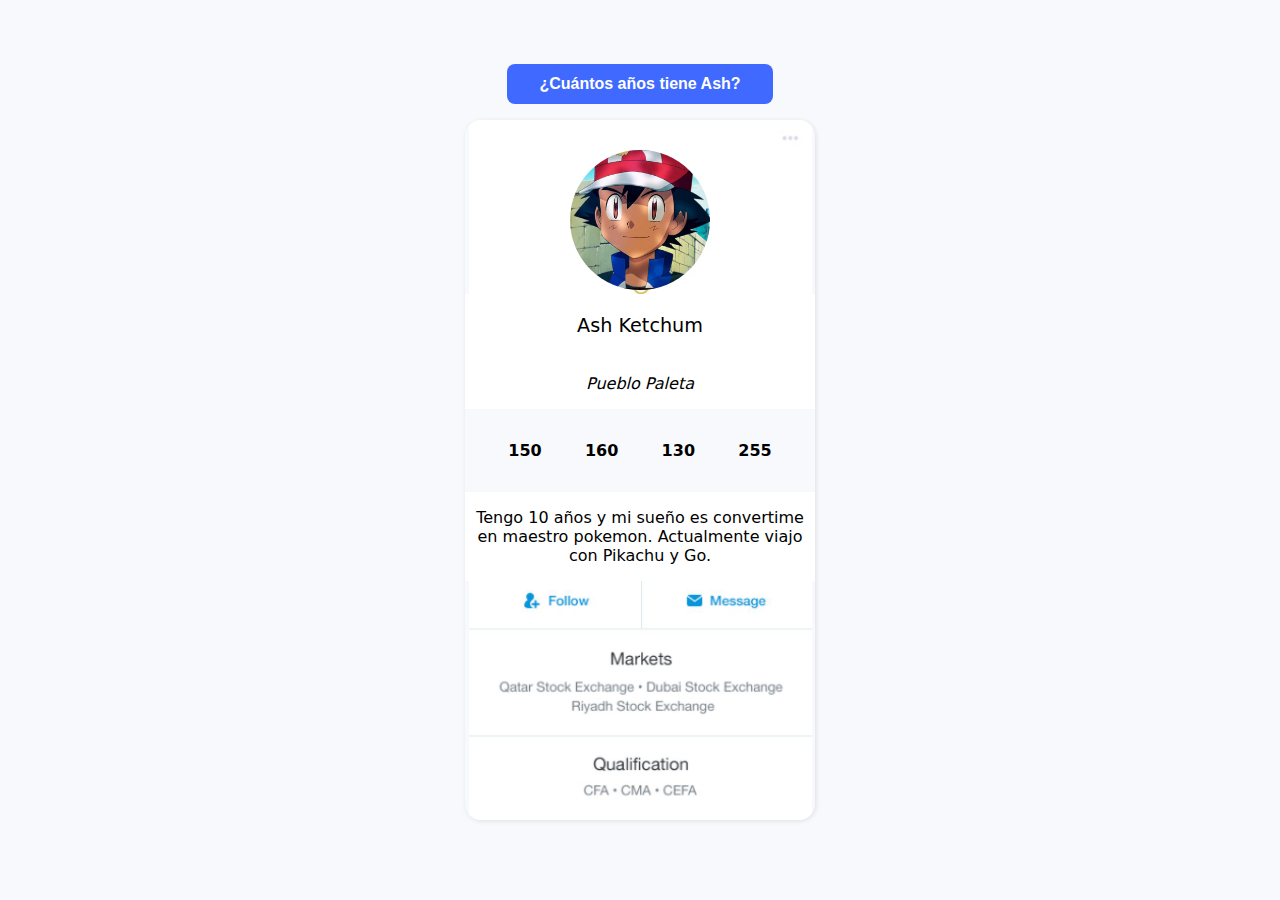
<file: asignacion-desestructuracion/index.html>
<!DOCTYPE html>
<html lang="en">

<head>
  <meta charset="UTF-8">
  <meta name="viewport" content="width=device-width, initial-scale=1.0">
  <link rel="stylesheet" href="css/styles.css">
  <title>Destructuring</title>
</head>

<body>
  <main class="profile">
    <div class="wrapper">
      <button class="button" id="update">¿Cuántos años tiene Ash?</button>
      <div class="profile-content" id="user">

      </div>
    </div>
  </main>
  <script>
    const user = {
      name: 'Ash',
      lastName: 'Ketchum',
      avatar: './images/ash.jpg',
      bio: 'Tengo 10 años y mi sueño es convertime en maestro pokemon. Actualmente viajo con Pikachu y Go.',
      city: 'Pueblo Paleta',
      social: [150, 160, 130, 255]
    }

    function useState(initialState) {
      let value = initialState;

      function state() {
        return value;
      }

      function setState(newValue) {
        value = newValue;
      }

      return [
        state,
        setState,
      ];
    }

    function User({
      name,
      lastName,
      avatar,
      city,
      bio: bio_,
      social,
    }) {
      const [twitter, facebook, instagram, tiktok] = social;
      const [age, setAge] = useState(10);

      function render() {
        const bio = bio_.replace('10', age)
        return `
          <div class="user">
            <img src="${avatar}" alt="${name}" width="140" height="140">
            <div class="details">
              <p>${name} ${lastName}</p>
            </div>
            <p class="city"><em>${city}</em></p>
            <div class="social">
              <p>
                ${twitter}
              </p>
              <p>
                ${facebook}
              </p>
              <p>
                ${instagram}
              </p>
              <p>
                ${tiktok}
              </p>
            </div>
            <div class="bio">
              <p>${bio}</p>
            </div>
          </div>
        `;
      }
      return {
        render,
        setAge,
      }

    }

    const ash = User(user);

    window.update.addEventListener('click', () => {
      const newAge = window.prompt('¿Que edad tiene Ash?', 10);
      ash.setAge(newAge);
      window.user.innerHTML = ash.render();
    });

    window.user.innerHTML = ash.render();
  </script>
</body>

</html>
</file>
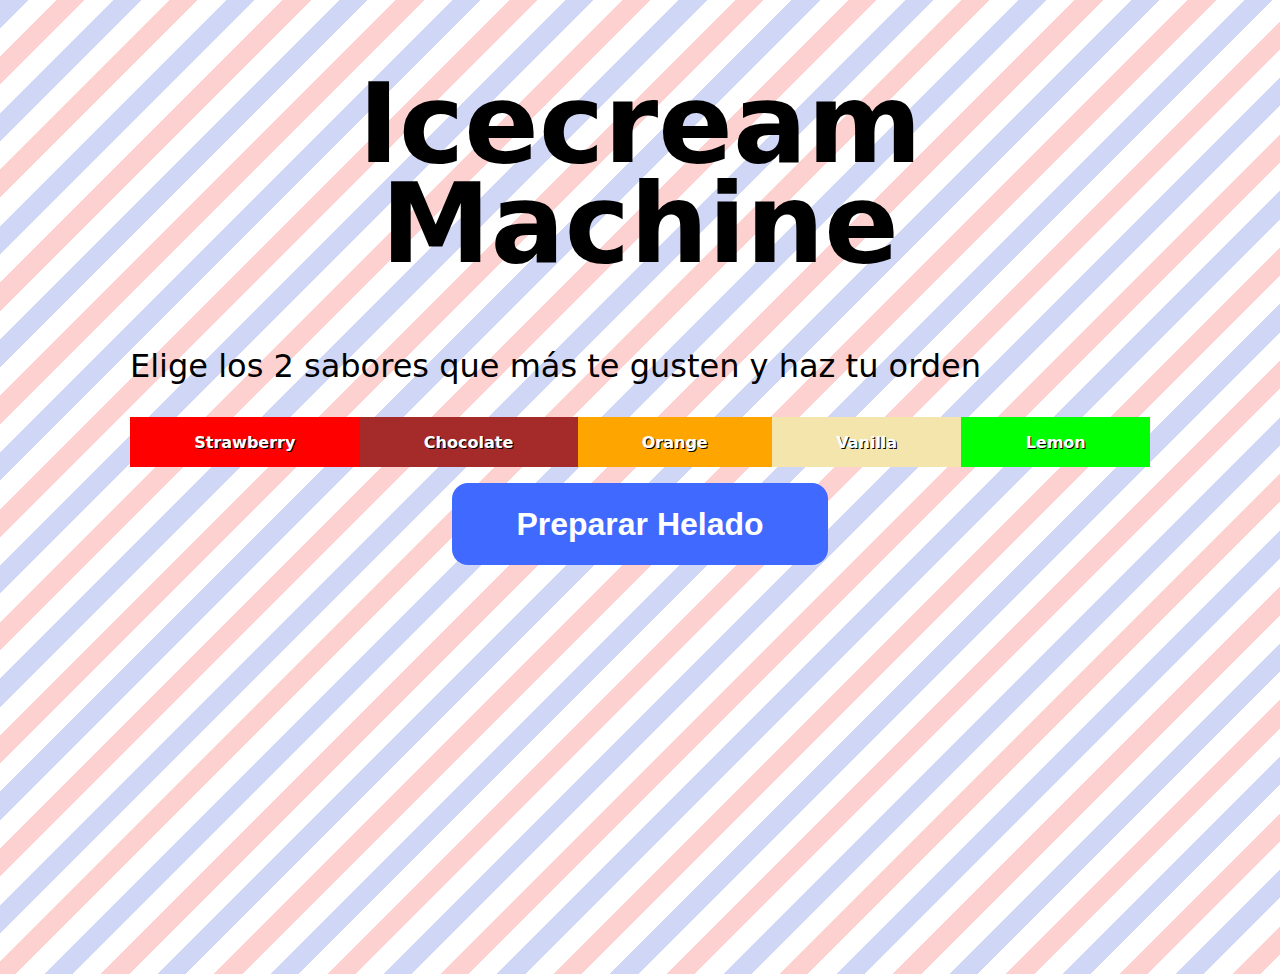
<file: parameter-defaults/index.html>
<!DOCTYPE html>
<html lang="en">

<head>
  <meta charset="UTF-8">
  <meta name="viewport" content="width=device-width, initial-scale=1.0">
  <title>Paramater Defaults</title>
  <link rel="stylesheet" href="css/styles.css">
</head>

<body>
  <main class="wrapper">
    <h1>Icecream Machine</h1>
    <p>Elige los 2 sabores que más te gusten y haz tu orden</p>
    <div class="icrecream-grid">
      <div class="flavor" data-flavor="strawberry"></div>
      <div class="flavor" data-flavor="chocolate"></div>
      <div class="flavor" data-flavor="orange"></div>
      <div class="flavor" data-flavor="vanilla"></div>
      <div class="flavor" data-flavor="lemon"></div>
    </div>
    <button id="btn" class="button">Preparar Helado</button>
  </main>


  <script>
    const $flavors = document.querySelectorAll('.flavor')
    // console.log($flavors)
    $flavors.forEach($el => $el.addEventListener('click', selectFlavor))
    function selectFlavor() {
      this.classList.toggle('is-active')
    }
    function isRequired(param) {
      throw new Error(`${param} es requerido`)
    }
    function makeIcecream(flavor1 = isRequired('flavor1'), flavor2 = isRequired('flavor2')) {
      // console.log(flavor1)
      alert(`tienes un rico helado de ${flavor1.dataset.flavor} y ${flavor2.dataset.flavor}`)
    }
    window.btn.addEventListener('click', () => {
      const $flavors = document.querySelectorAll('.flavor.is-active')
      console.log($flavors)
      try {
        makeIcecream($flavors[0], $flavors[1])
      } catch (error) {
        alert('Aun no completa los sabores para preparar tu helado')
      }
    })
  </script>
</body>

</html>
</file>
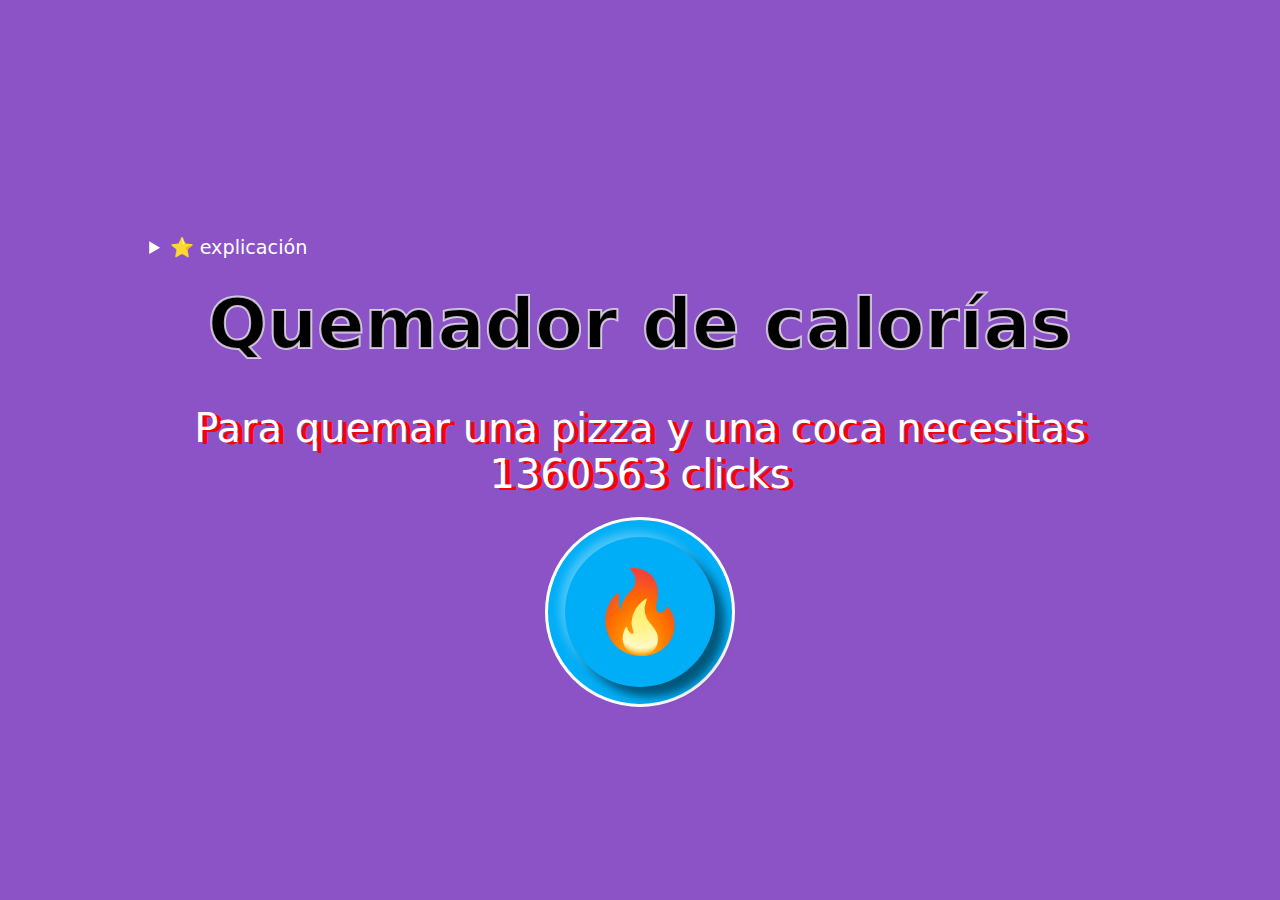
<file: quemador-calorias/index.html>
<!DOCTYPE html>
<html lang="en">

<head>
  <meta charset="UTF-8">
  <meta name="viewport" content="width=device-width, initial-scale=1.0">
  <link rel="stylesheet" href="css/styles.css">
  <title>Quemador de Calorías</title>
</head>

<body>
  <main>
    <div class="wrapper">
      <details>
        <summary>
          ⭐️ explicación
        </summary>
        <p>El libro, Convert Anything to Calories, llegó a la conclusión de que, en promedio, una persona con un dedo
          indice
          de
          10.8 cm^3 y de 11.7 gramos necesitará muuuchos clicks para conservar la línea. Se requieren 16.7 micromoles de
          adenosín
          trifosfato (la molécula que transporta energía entre las células) para mover un gramo del cuerpo por un
          segundo,
          y
          como
          hay 7.3 calorías en un mol (la medida de cantidad de una sustancia) de adenosín trifosfato, en teoría, cada
          click
          del
          mouse debería quemar 1.42 calorías. Aunque el cálculo asume el movimiento de todo el músculo, por lo que la
          cantidad
          real puede variar un poco.</p>
        <p>Pero resulta que es sábado y tienes hambre. treinta minutos después te llega una pizza (1,835kCal) con una
          coca
          (97kCal), tendrías que hacer 1,360,563 clicks para quemar la cena. Y cómo es sábado seguramente involucrará
          unas cuantas
          bebidas alcohólicas: en un Gin & Tonic (120kCal) hay 84,507 clicks, y 131,690.14 por cada cerveza que
          consumas. En otras
          palabras, con 427 clicks en promedio por día, la computadora no es un buen ejercicio.
        </p>
      </details>
      <h1>Quemador de calorías</h1>
      <p class="result" id="clicks"></p>
      <p class="result" id="result"></p>
      <button id="burn" class="burn">🔥</button>
    </div>
  </main>

  <script>
    const createStore = (reducer, initialState) => {
      let state = initialState
      let updater = () => {}
      const getState = () => state

      const dispatch = (action) => {
        state = reducer(state, action)
        updater()
      }
      const subscribe = (listener) => {
        updater = listener
      }
      return {
        getState,
        dispatch,
        subscribe
      }
    }

    const reducer = (state, action) => {
      switch (action.type) {
        case 'BURN':
          return {
            ...state,
            calories: state.calories + 1.42,
          };
        case 'REST':
          return {
            ...state,
            clicksDinner: state.clicksDinner === 0 ? 0 : --state.clicksDinner,
          };
        default:
          return state
      }
    }
    const store = createStore(reducer, {
      calories: 0,
      clicksDinner: 1360563,
    })

    window.clicks.textContent = `Para quemar una pizza y una coca necesitas ${store.getState().clicksDinner} clicks`
    store.subscribe(() => {
      window.clicks.textContent =
        `Para quemar una pizza y una coca necesitas ${store.getState().clicksDinner} clicks`
      window.result.textContent = `Haz quemado ${store.getState().calories} calorías`
    })

    const burn = () => {
      store.dispatch({
        type: 'BURN',
        payload: 1.42,
      });
      store.dispatch({
        type: 'REST',
      });
    }
    window.burn.addEventListener('click', burn)
  </script>
</body>

</html>
</file>
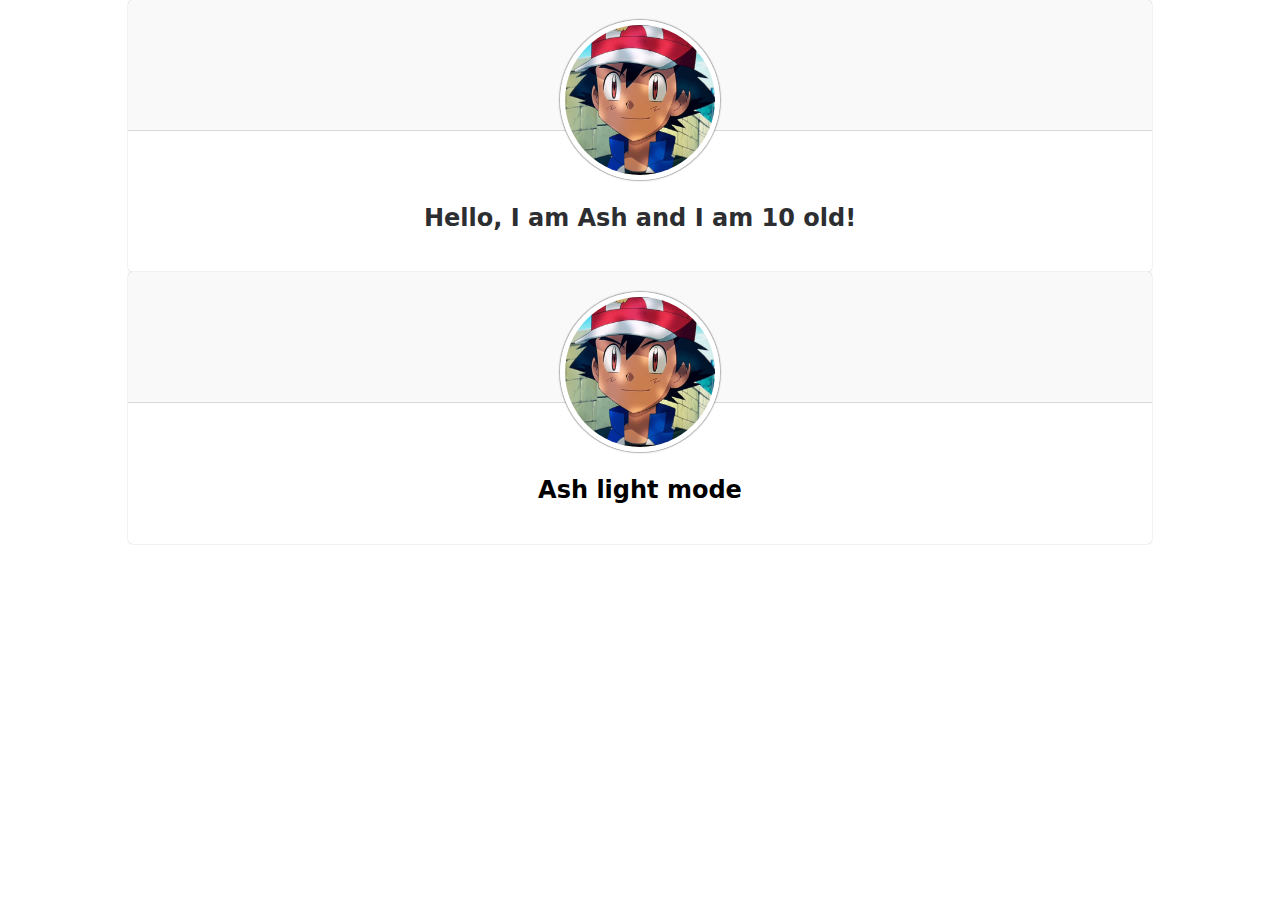
<file: react-create-element/index.html>
<!DOCTYPE html>
<html lang="en">

<head>
  <meta charset="UTF-8">
  <meta name="viewport" content="width=device-width, initial-scale=1.0">
  <link rel="stylesheet" href="./styles.css">
  <title>React</title>
</head>

<body>
  <div id="root"></div>
  <script src="./index.js" type="module"></script>
</body>

</html>
</file>
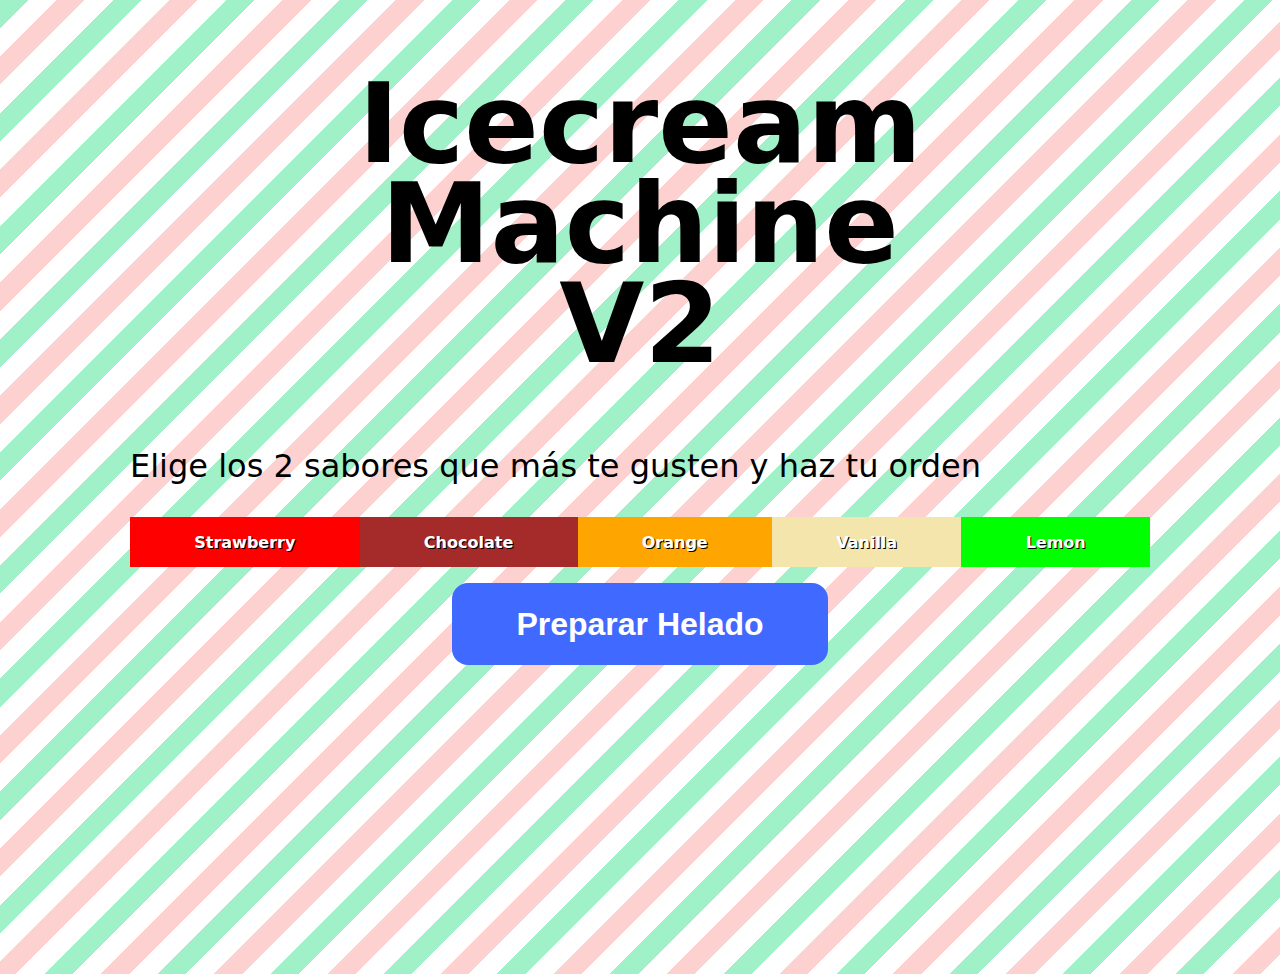
<file: rest-spread/index.html>
<!DOCTYPE html>
<html lang="en">

<head>
  <meta charset="UTF-8">
  <meta name="viewport" content="width=device-width, initial-scale=1.0">
  <title>Rest / Spread</title>
  <link rel="stylesheet" href="css/styles.css">
</head>

<body>
  <main class="wrapper">
    <h1>Icecream Machine <br> V2</h1>
    <p>Elige los 2 sabores que más te gusten y haz tu orden</p>
    <div class="icrecream-grid">
      <div class="flavor" data-flavor="strawberry"></div>
      <div class="flavor" data-flavor="chocolate"></div>
      <div class="flavor" data-flavor="orange"></div>
      <div class="flavor" data-flavor="vanilla"></div>
      <div class="flavor" data-flavor="lemon"></div>
    </div>
    <button id="btn" class="button">Preparar Helado</button>
  </main>


  <script>
    const $flavors = document.querySelectorAll('.flavor')
    // console.log($flavors)
    $flavors.forEach($el => $el.addEventListener('click', selectFlavor))

    function selectFlavor() {
      this.classList.toggle('is-active')
    }

    function isRequired(param) {
      throw new Error(`${param} es requerido`)
    }
    // function makeIcecream(flavor1 = isRequired('flavor1'), flavor2 = isRequired('flavor2')) {
    function makeIcecream([flavor1 = isRequired('flavor1'), flavor2 = isRequired('flavor2'), ...otherFlavors]) {
      const toppings = otherFlavors.map((f) => f.dataset.flavor)
      // console.log(toppings)
      alert(
        `tienes un rico helado de ${flavor1.dataset.flavor} y ${flavor2.dataset.flavor} con toppings de ${toppings}`)
    }
    window.btn.addEventListener('click', () => {
      const $flavors = document.querySelectorAll('.flavor.is-active')
      // console.log($flavors)
      try {
        makeIcecream([...$flavors])
      } catch (error) {
        alert('Aun no completa los sabores para preparar tu helado')
      }
    });


    function testUndefined(param = 0) {
      console.log(param);
    }

    testUndefined();
  </script>
</body>

</html>
</file>
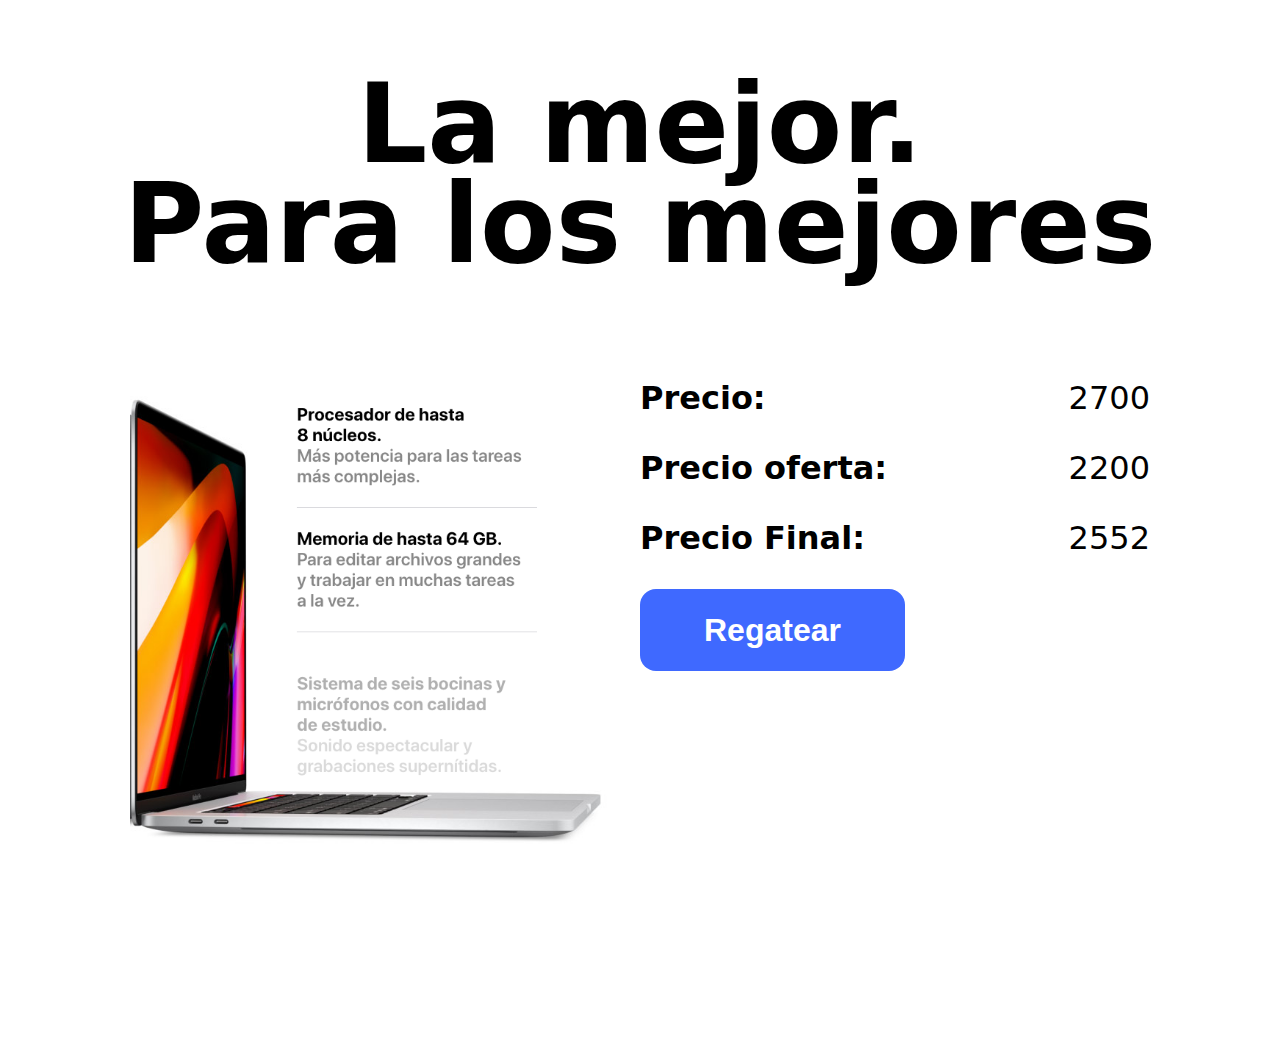
<file: shorthand-property-names/index.html>
<!DOCTYPE html>
<html lang="en">

<head>
  <meta charset="UTF-8">
  <meta name="viewport" content="width=device-width, initial-scale=1.0">
  <title>ShortHand Property Names</title>
  <link rel="stylesheet" href="css/styles.css">
</head>

<body>
  <main>
    <h1>
      La mejor. <br>
      Para los mejores
    </h1>
    <div class="hero">
      <div class="wrapper">
        <div class="hero-content">
          <div class="mac"></div>
          <div class="app">
            <p>
              <strong>
                Precio:
              </strong>
              <span id="price">-</span>
            </p>
            <p>
              <strong>
                Precio oferta:
              </strong>
              <span id="offer">-</span>
            </p>
            <p>
              <strong>
                Precio Final:
              </strong>
              <span id="final-price">-</span>
            </p>
            <button class="button" id="make-offer">Regatear</button>
          </div>
        </div>
      </div>
    </div>
  </main>

  <script>
    const price = 2700
    const macbook = {
      price,
      // getPrice: function() {

      // },
      get finalPrice() {
        return this.price * 1.16
      },
      set offer(offer) {
        this.price -= offer
      },
      getPrice() {
        console.log(this.price)
      },
      *discount(offer) {
        let price = this.finalPrice
        while (true) {
          yield price -= offer
        }
      }
    }

    window.price.textContent = macbook.price
    macbook.offer = 500
    window.offer.textContent = macbook.price
    window['final-price'].textContent = macbook.finalPrice

    const makeAnOffer = macbook.discount(15)
    window['make-offer'].addEventListener('click', () => {
      window['final-price'].textContent = makeAnOffer.next().value
    })
  </script>
</body>

</html>
</file>
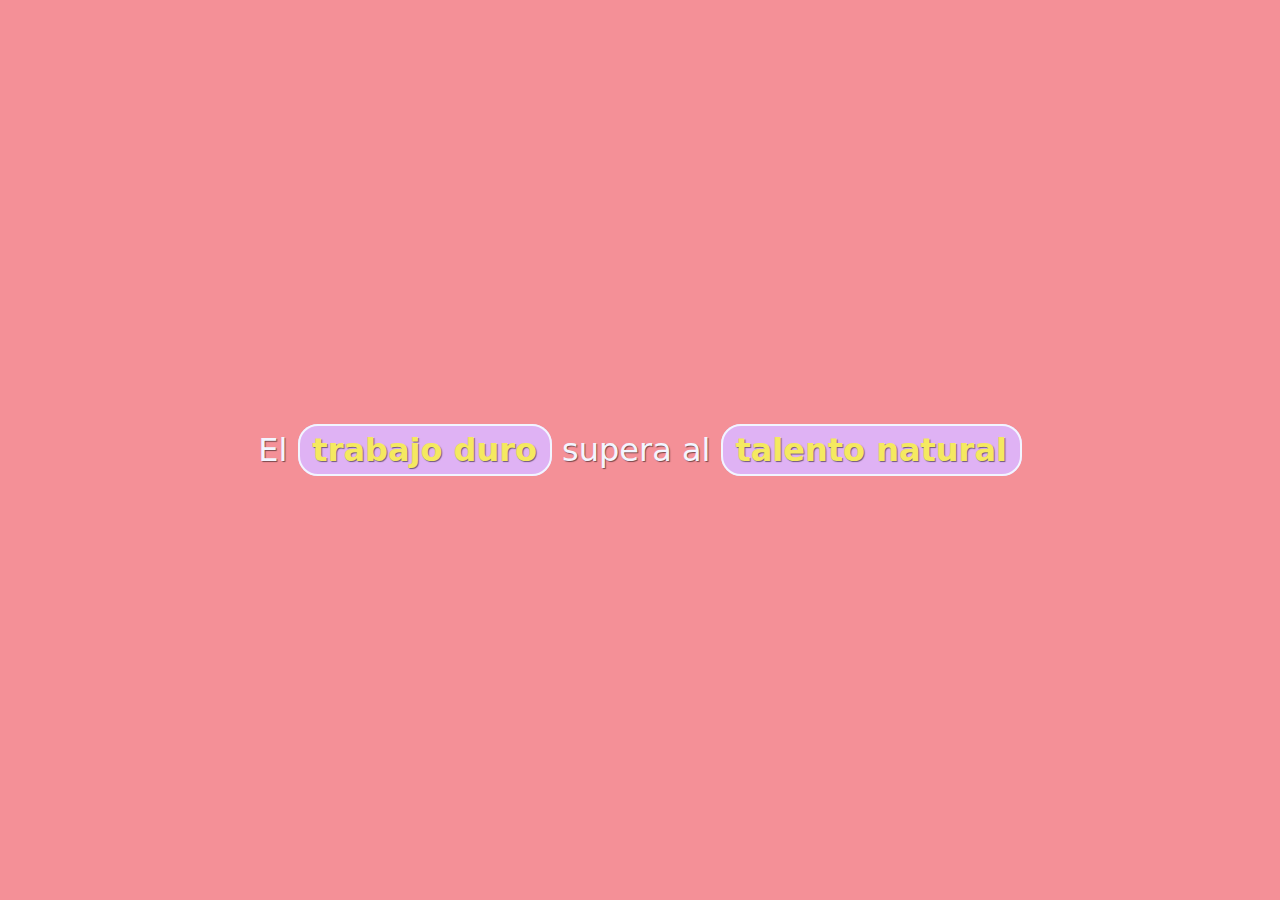
<file: tagged-templates/index.html>
<!DOCTYPE html>
<html lang="en">

<head>
  <meta charset="UTF-8">
  <meta name="viewport" content="width=device-width, initial-scale=1.0">
  <title>Tagged Templates</title>
  <style>
    body {
      display: flex;
      margin: 0;
      height: 100vh;
      justify-content: center;
      align-items: center;
      font-family: system-ui;
      background-color: #f49097;
      color: #f2f5ff;
      font-size: 2em;
      text-shadow: 1px 1px 1px rgba(0, 0, 0, .5);
    }

    strong {
      color: #f5e960;
      padding: .15em .4em;
      background: #dfb2f4;
      border-radius: 20px;
      border: 2px solid #f2f5ff;
    }
  </style>
</head>

<body>
  <p>El trabajo duro supera al talento natural</p>
  <script>
    function taggedTemplate(strings, ...dynamicValues) {
      // console.log(strings, dynamicValues);
      let newContent = '';
      strings.forEach((string, index) => {
        const strong = dynamicValues[index] ? `<strong>${dynamicValues[index]}</strong>` : '';
        // console.log(dynamicValues[index]);
        // console.log(string);
        newContent += `${string} ${strong}`;
      });
      // console.log(newContent);
      return `<p>${newContent}</p>`;
    }
    const message = taggedTemplate `El ${'trabajo duro'} supera al ${'talento natural'}`;
    document.body.innerHTML = message;
  </script>
</body>

</html>
</file>
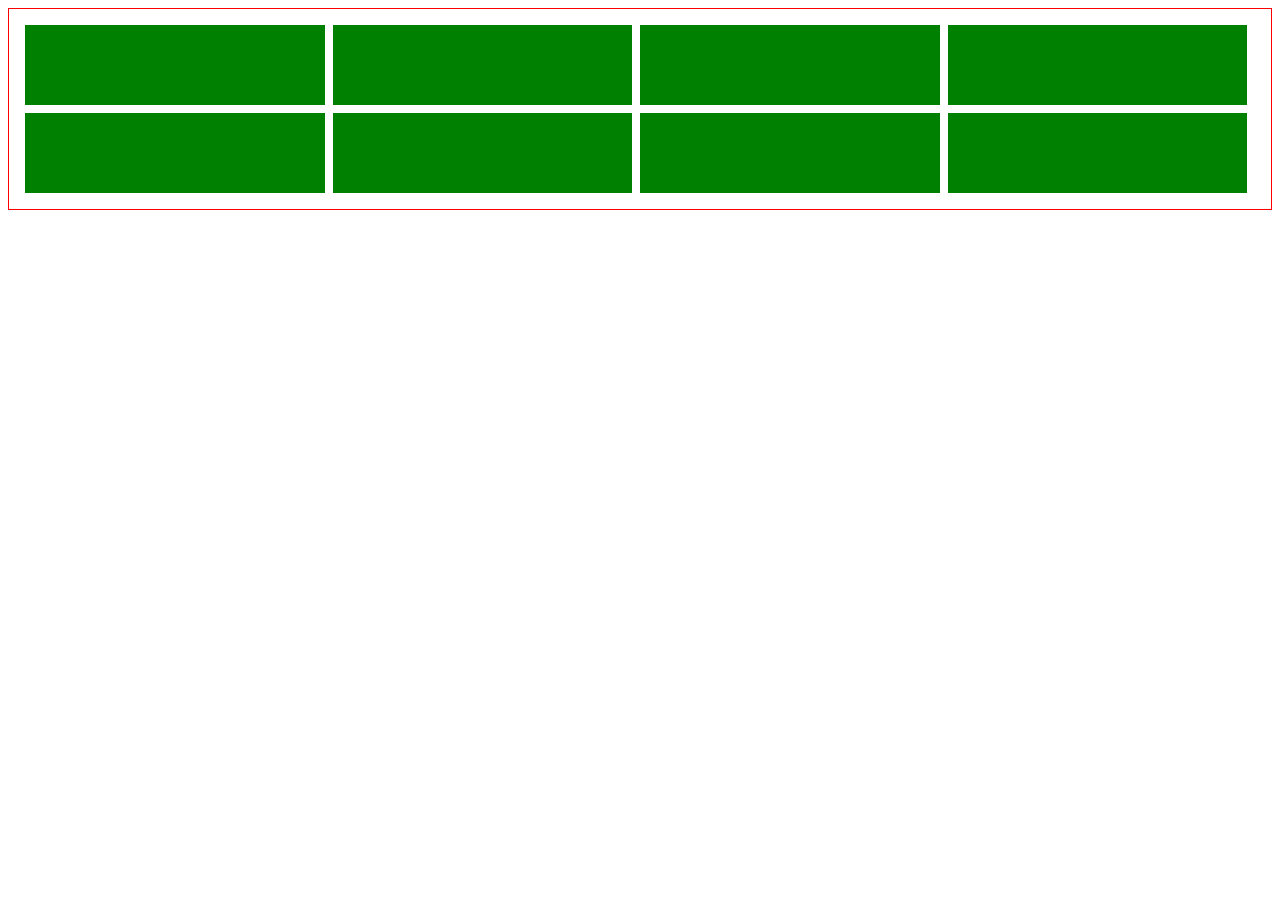
<file: tests/index.html>
<!DOCTYPE html>
<html lang="en">

<head>
  <meta charset="UTF-8">
  <meta name="viewport" content="width=device-width, initial-scale=1.0">
  <title>Testing things</title>
  <style>
    * {
      box-sizing: border-box;
    }

    .container {
      width: 100%;
      border: 1px solid red;
      display: flex;
      padding: 1em;
      flex-wrap: wrap;
      gap: 0.5em;
    }

    .item {
      background-color: green;
      height: 5em;
      width: calc(25% - .5em);
    }
  </style>
</head>

<body>
  <div class="container">
    <div class="item"></div>
    <div class="item"></div>
    <div class="item"></div>
    <div class="item"></div>
    <div class="item"></div>
    <div class="item"></div>
    <div class="item"></div>
    <div class="item"></div>
  </div>
  <script>
    class Pokemon {
      testingVariable = 'Testing changes';
      #privateTestingVariable = 'Cant change';
    }

    const pikachu = new Pokemon();
    console.log('Before changes');
    console.log(pikachu.testingVariable, pikachu.privateTestingVariable);

    pikachu.testingVariable = 'Testing changed 001';
    pikachu.privateTestingVariable = 'Testing changed 002';

    console.log('After changes');
    console.log(pikachu.testingVariable, pikachu.privateTestingVariable);
  </script>
</body>

</html>
</file>
<file: asignacion-desestructuracion/css/styles.css>
body {
  margin: 0;
  font-family: system-ui, Helvetica, sans-serif;
  background-color: white;
  text-align: center;
  display: flex;
  align-items: center;
  justify-content: center;
  min-height: 100vh;
  background: #f8f9fd;
}
.wrapper {
  max-width: 1020px;
  margin: auto;
}
h1 {
  font-size: 110px;
  line-height: 100px;
}

.button {
  color: white;
  background: #3f69ff;
  border: none;
  font-size: 1em;
  padding: .7em 2em;
  border-radius: .5em;
  font-weight: bold;
  cursor: pointer;
}

.profile {
  flex: 1;
}

.profile-content {
  height: 700px;
  background: url('../images/user.png') center top no-repeat;
  background-size: contain;
  max-width: 350px;
  margin: 1em auto;
  border-radius: 1em;
  box-shadow: 1px 1px 5px rgba(0,0,0,.1);
}
.user {
  padding-top: 30px;
}
img {
  border-radius: 50%;
}
.details {
  background: white;
  padding: 1px;
  font-size: 1.2em;
}
.social {
  /* margin-top: 50px; */
  padding: 1em 0;
  font-weight: bold;
  background: #f8f9fd;
  display: flex;
  justify-content: space-evenly;
}

.bio {
  display: flex;
  background: white;
}

.city {
  background: white;
  margin: 0;
  padding: 1em;
}
</file>
<file: parameter-defaults/css/styles.css>
body {
  margin: 0;
  font-family: system-ui, Helvetica, sans-serif;
  background-color: white;
  text-align: center;
  min-height: 100vh;
  background: repeating-linear-gradient(-225deg, #d0d6f6, #d0d6f6 20px, white 20px, white 40px,#fdd1d0 40px, #fdd1d0 60px, white 60px, white 80px);
}
.wrapper {
  max-width: 1020px;
  margin: auto;
}
/* #d0d6f6
white
#d1d9fd */
h1 {
  font-size: 110px;
  line-height: 100px;
}

.hero-content {
  display: flex;
  /* border: 1px solid red; */
}
.app {
  flex: 1;
  flex-direction: column;
  justify-content: center;
  /* align-items: center; */
  font-size: 2em;
  text-align: left;
}
p {
  display: flex;
  justify-content: space-between;
  font-size: 2em;
}
.mac {
  height: 700px;
  flex: 1;
  background: url('../images/mac.png') center top no-repeat;
  background-size: contain;
}

.button {
  color: white;
  background: #3f69ff;
  border: none;
  font-size: 2em;
  padding: .7em 2em;
  border-radius: .5em;
  font-weight: bold;
  cursor: pointer;
}


.icrecream-grid {
  display: grid;
  grid-template-columns: auto-fit;
  grid-auto-flow: column;
  margin-bottom: 1em;
}

.icrecream-grid .flavor {
  height: 50px;
}
.flavor {
  transition: .3s;
  cursor: pointer;
  display: flex;
  align-items: center;
  justify-content: center;
  text-transform: capitalize;
  box-sizing: border-box;
}
.flavor.is-active {
  border: 5px dashed greenyellow;
}
.flavor:hover {
  z-index: 1;
  transform: scale(1.2);
}
.flavor:before {
  content: attr(data-flavor);
  color: white;
  font-weight: bold;
  text-shadow: 1px 1px 0 black;
}

[data-flavor="strawberry"] {
  background: red;
}
[data-flavor="chocolate"] {
  background: brown;
}
[data-flavor="vanilla"] {
  background: #f3e5ab;
}
[data-flavor="orange"] {
  background: orange;
}
[data-flavor="lemon"] {
  background: lime;
}
</file>
<file: quemador-calorias/css/styles.css>
body {
  margin: 0;
  font-family: system-ui, Helvetica, sans-serif;
  background-color: white;
  text-align: center;
  display: flex;
  align-items: center;
  justify-content: center;
  min-height: 100vh;
  background: #8c53c6;
}

.wrapper {
  max-width: 1020px;
  margin: auto;
}

h1 {
  font-size: 70px;
  margin: 0;
  /* line-height: 100px; */
  -webkit-text-stroke: 2px rgba(255, 255, 255, .7);
}

p {
  max-width: 32em;
  margin: 1em auto;
}

.burn {
  color: white;
  background: #00aef7;
  border: none;
  font-size: 5em;
  line-height: 0;
  border-radius: 50%;
  font-weight: bold;
  cursor: pointer;
  width: 150px;
  height: 150px;
  outline: 0;
  box-shadow: 10px 10px 10px 0 rgba(0, 0, 0, .5), -5px -5px 10px 0 rgba(255, 255, 255, .3);
  position: relative;
}

details {
  text-align: left;
  color: white;
  padding: 1em;
  cursor: pointer;
  line-height: 1.6;
  font-size: 1.2em;
}

.burn:before {
  border: 3px solid white;
  content: '';
  background-color: #00aef7;
  z-index: -1;
  position: absolute;
  left: -20px;
  top: -20px;
  bottom: -20px;
  right: -20px;
  border-radius: 50%;
}

.burn:active {
  box-shadow: inset 10px 10px 10px 0 rgba(0, 0, 0, .5), inset -10px -10px 10px 0 rgba(255, 255, 255, .3);
}

.result {
  font-size: 2.5em;
  color: white;
  text-shadow: 5px 2px 0 red;
}
</file>
<file: react-create-element/styles.css>
body {
  margin: 0;
  font-family: system-ui;
  color: #2c2e31;
}

.wrapper {
  max-width: 1024px;
  width: 100%;
  margin: 0 auto;
}

.user {
  background-image: linear-gradient(to bottom, #f9f9f9 0%, #f9f9f9 130px,rgba(0,0,0,.15) 130px, rgba(0,0,0,.15) 131px, white 131px, white 100%);
  text-align: center;
  overflow: hidden;
  padding: 20px;
  font-family: system-ui;
  border-radius: .3rem;
  box-shadow: 0 0 1px rgba(0,0,0,.5);
  cursor: pointer;
  user-select: none;
}

.user img {
  max-width: 150px;
  border-radius: 50%;
  border: 5px solid white;
  box-shadow: 0 0 2px black;
}
</file>
<file: rest-spread/css/styles.css>
body {
  margin: 0;
  font-family: system-ui, Helvetica, sans-serif;
  background-color: white;
  text-align: center;
  min-height: 100vh;
  background: repeating-linear-gradient(-225deg, #a1f1c8, #a1f1c8 20px, white 20px, white 40px,#fdd1d0 40px, #fdd1d0 60px, white 60px, white 80px);
}
.wrapper {
  max-width: 1020px;
  margin: auto;
}
/* #d0d6f6
white
#d1d9fd */
h1 {
  font-size: 110px;
  line-height: 100px;
}

.hero-content {
  display: flex;
  /* border: 1px solid red; */
}
.app {
  flex: 1;
  flex-direction: column;
  justify-content: center;
  /* align-items: center; */
  font-size: 2em;
  text-align: left;
}
p {
  display: flex;
  justify-content: space-between;
  font-size: 2em;
}
.mac {
  height: 700px;
  flex: 1;
  background: url('../images/mac.png') center top no-repeat;
  background-size: contain;
}

.button {
  color: white;
  background: #3f69ff;
  border: none;
  font-size: 2em;
  padding: .7em 2em;
  border-radius: .5em;
  font-weight: bold;
  cursor: pointer;
}


.icrecream-grid {
  display: grid;
  grid-template-columns: auto-fit;
  grid-auto-flow: column;
  margin-bottom: 1em;
}

.icrecream-grid .flavor {
  height: 50px;
}
.flavor {
  transition: .3s;
  cursor: pointer;
  display: flex;
  align-items: center;
  justify-content: center;
  text-transform: capitalize;
  box-sizing: border-box;
}
.flavor.is-active {
  border: 5px dashed greenyellow;
}
.flavor:hover {
  z-index: 1;
  transform: scale(1.2);
}
.flavor:before {
  content: attr(data-flavor);
  color: white;
  font-weight: bold;
  text-shadow: 1px 1px 0 black;
}

[data-flavor="strawberry"] {
  background: red;
}
[data-flavor="chocolate"] {
  background: brown;
}
[data-flavor="vanilla"] {
  background: #f3e5ab;
}
[data-flavor="orange"] {
  background: orange;
}
[data-flavor="lemon"] {
  background: lime;
}
</file>
<file: shorthand-property-names/css/styles.css>
body {
  margin: 0;
  font-family: system-ui, Helvetica, sans-serif;
  background-color: white;
  text-align: center;
}
.wrapper {
  max-width: 1020px;
  margin: auto;
  padding: 0 2em;
}
h1 {
  font-size: 110px;
  line-height: 100px;
}

.hero-content {
  display: flex;
  /* border: 1px solid red; */
}
.app {
  flex: 1;
  flex-direction: column;
  justify-content: center;
  /* align-items: center; */
  font-size: 2em;
  text-align: left;
}
p {
  display: flex;
  justify-content: space-between;
}
.mac {
  height: 700px;
  flex: 1;
  background: url('../images/mac.png') center top no-repeat;
  background-size: contain;
}

.button {
  color: white;
  background: #3f69ff;
  border: none;
  font-size: 1em;
  padding: .7em 2em;
  border-radius: .5em;
  font-weight: bold;
  cursor: pointer;
}
</file>
